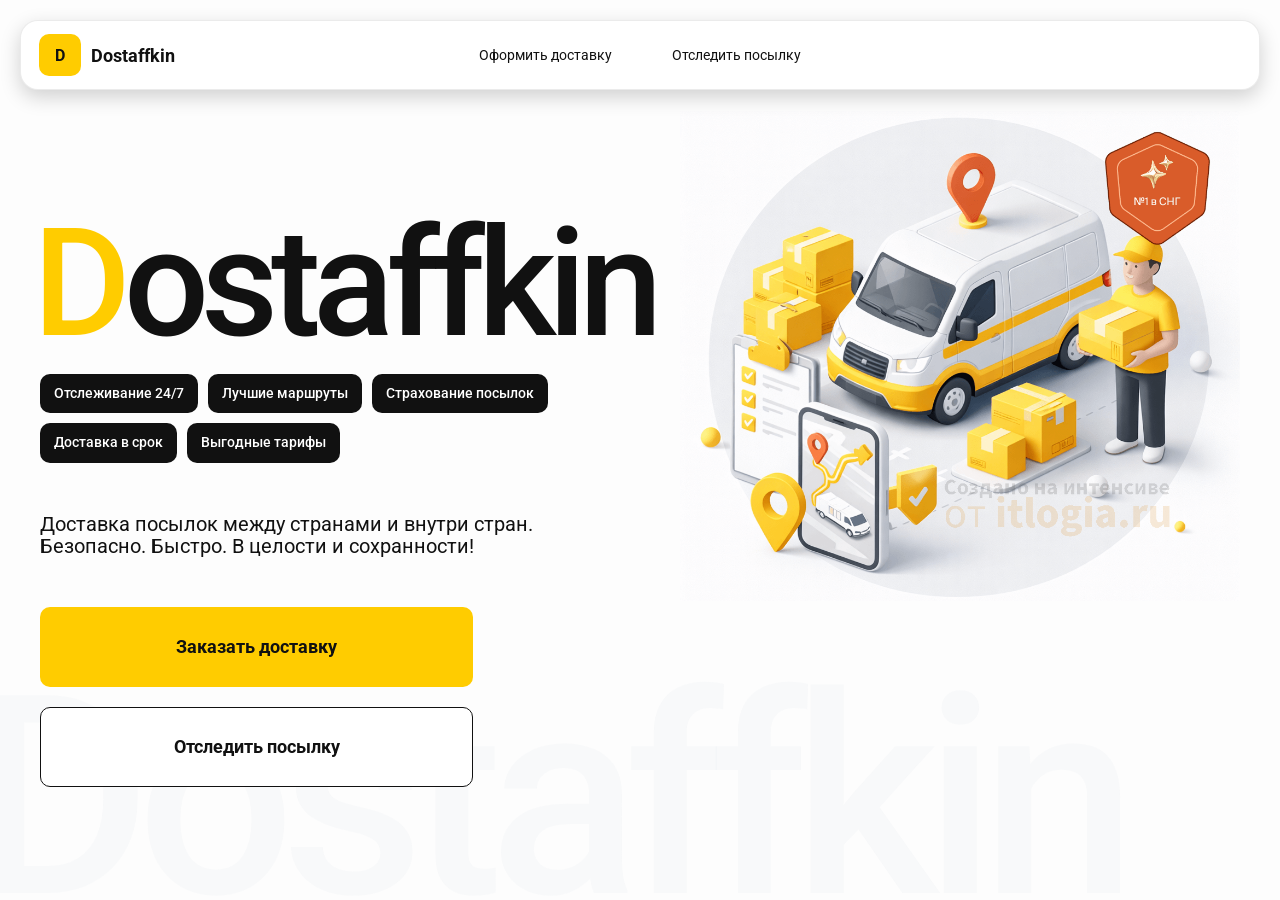
<file: index.html>
<!DOCTYPE html>
<html lang="ru">

<head>
    <meta charset="UTF-8">
    <meta name="viewport" content="width=device-width,initial-scale=1,maximum-scale=1,user-scalable=0"/>
    <title>Dostaffkin — Доставка посылок между странами и внутри стран. Безопасно. Быстро. В целости и сохранности!
    </title>
    <link rel="stylesheet" href="styles/base.css">
    <link rel="stylesheet" href="styles/base_adaptive.css">
    <link rel="stylesheet" href="styles/index.css">
    <link rel="stylesheet" href="styles/index_adaptive.css">
</head>

<body>
    <div class="container">
        <header class="header">
            <a href="#" class="header-brand">
                <div class="header-logo">D</div>
                <div class="header-title">Dostaffkin</div>
            </a>
            <nav class="header-menu">
                <a class="header-link" href="./order.html">Оформить <span>доставку</span></a>
                <a class="header-link" href="./track.html">Отследить <span>посылку</span></a>
            </nav>
        </header>

        <main class="main">
            <section class="main-info">
                <div class="main-title">
                    <span>D</span>ostaffkin
                </div>
                <div class="main-features">
                    <div class="main-feature">Отслеживание 24/7</div>
                    <div class="main-feature">Лучшие маршруты</div>
                    <div class="main-feature">Страхование посылок</div>
                    <div class="main-feature">Доставка в срок</div>
                    <div class="main-feature">Выгодные тарифы</div>
                </div>
                <div class="main-description">
                    Доставка посылок между странами и внутри стран.
                    Безопасно. Быстро. В целости и сохранности!
                </div>
                <div class="main-actions">
                    <a class="button" type="button" href="./order.html">Заказать доставку</a>
                    <a class="button button-white" type="button" href="./track.html">Отследить посылку</a>
                </div>
                <div class="main-title-ghost">Dostaffkin</div>
            </section>

            <section class="main-image">
                <img src="images/main-image.png" alt="Main image" />
            </section>
        </main>
    </div>
</body>
</html>
</file>
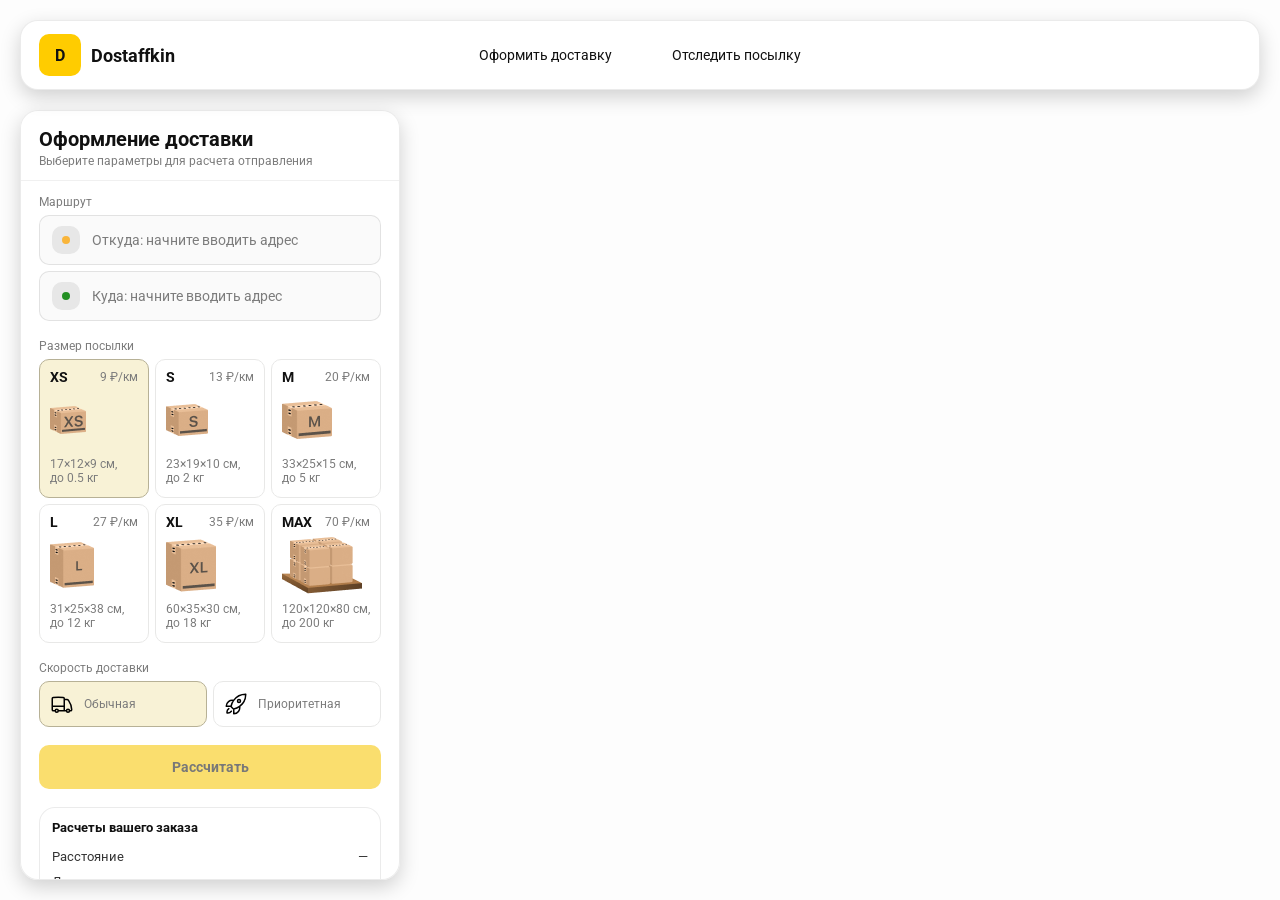
<file: order.html>
<!doctype html>
<html lang="ru">

<head>
    <meta charset="utf-8" />
    <meta name="viewport" content="width=device-width,initial-scale=1,maximum-scale=1,user-scalable=0" />
    <title>Оформление доставки</title>

    <link rel="stylesheet" href="styles/base.css" />
    <link rel="stylesheet" href="styles/base_adaptive.css" />

    <link rel="stylesheet" href="styles/order.css" />
    <link rel="stylesheet" href="styles/order_adaptive.css" />

    <script src="https://api-maps.yandex.ru/2.1/?lang=ru_RU&apikey=703556a5-c26e-462f-ab41-520feef45a96&suggest_apikey=901d8b6c-f09b-485c-85d7-8e056b25ab2f" type="text/javascript"></script>
</head>

<body>
    <div id="map"></div>

    <header class="header">
        <a href="./index.html" class="header-brand">
            <div class="header-logo">D</div>
            <div class="header-title">Dostaffkin</div>
        </a>
        <nav class="header-menu">
            <a class="header-link" href="#">Оформить <span>доставку</span></a>
            <a class="header-link" href="./track.html">Отследить <span>посылку</span></a>
        </nav>
    </header>

    <aside class="main" id="sidebar">

        <div class="main-header">
            <div class="main-title">Оформление доставки</div>
            <div class="main-text">Выберите параметры для расчета отправления</div>
        </div>

        <div class="main-content">
            <div class="main-route">
                <div class="main-block-title">Маршрут</div>
                <div class="main-fields">
                    <div class="main-field" id="fromField">
                        <div class="main-pin"></div>
                        <input id="from" placeholder="Откуда: начните вводить адрес" autocomplete="off" />
                        <div class="main-ac" id="fromAc" role="listbox" aria-label="Подсказки адресов"></div>
                    </div>

                    <div class="main-field" id="toField">
                        <div class="main-pin"></div>
                        <input id="to" placeholder="Куда: начните вводить адрес" autocomplete="off" />
                        <div class="main-ac" id="toAc" role="listbox" aria-label="Подсказки адресов"></div>
                    </div>
                </div>
            </div>

            <div class="main-package">
                <div class="main-block-title">Размер посылки</div>

                <div class="main-sizes">
                    <div class="main-size-card is-active" data-value="xs">
                        <div class="main-size-top">
                            <div class="main-size-label">XS</div>
                            <div class="main-size-rate">9 ₽/км</div>
                        </div>
                        <div class="main-size-media">
                            <img src="images/sizes/xs.png" alt="Короб XS" />
                        </div>
                        <div class="main-size-description">17×12×9 см,<br>до 0.5 кг</div>
                    </div>

                    <div class="main-size-card" data-value="s">
                        <div class="main-size-top">
                            <div class="main-size-label">S</div>
                            <div class="main-size-rate">13 ₽/км</div>
                        </div>
                        <div class="main-size-media">
                            <img src="images/sizes/s.png" alt="Короб S" />
                        </div>
                        <div class="main-size-description">23×19×10 см,<br>до 2 кг</div>
                    </div>

                    <div class="main-size-card" data-value="m">
                        <div class="main-size-top">
                            <div class="main-size-label">M</div>
                            <div class="main-size-rate">20 ₽/км</div>
                        </div>
                        <div class="main-size-media">
                            <img src="images/sizes/m.png" alt="Короб M" />
                        </div>
                        <div class="main-size-description">33×25×15 см,<br>до 5 кг</div>
                    </div>

                    <div class="main-size-card" data-value="l">
                        <div class="main-size-top">
                            <div class="main-size-label">L</div>
                            <div class="main-size-rate">27 ₽/км</div>
                        </div>
                        <div class="main-size-media">
                            <img src="images/sizes/l.png" alt="Короб L" />
                        </div>
                        <div class="main-size-description">31×25×38 см,<br>до 12 кг</div>
                    </div>

                    <div class="main-size-card" data-value="xl">
                        <div class="main-size-top">
                            <div class="main-size-label">XL</div>
                            <div class="main-size-rate">35 ₽/км</div>
                        </div>
                        <div class="main-size-media">
                            <img src="images/sizes/xl.png" alt="Короб XL" />
                        </div>
                        <div class="main-size-description">60×35×30 см,<br>до 18 кг</div>
                    </div>

                    <div class="main-size-card" data-value="max">
                        <div class="main-size-top">
                            <div class="main-size-label">MAX</div>
                            <div class="main-size-rate">70 ₽/км</div>
                        </div>
                        <div class="main-size-media main-size-media-palleta">
                            <img src="images/sizes/max.png" alt="Паллета" />
                        </div>
                        <div class="main-size-description">120×120×80 см,<br>до 200 кг</div>
                    </div>
                </div>
            </div>

            <div class="main-speed">
                <div class="main-block-title">Скорость доставки</div>

                <div class="main-speeds">
                    <div class="main-speed-card is-active" data-value="regular">
                        <img class="main-speed-media" src="images/icons/regular.svg" alt="Regular" />
                        <div class="main-speed-description">Обычная</div>
                    </div>
                    <div class="main-speed-card" data-value="fast">
                        <img class="main-speed-media" src="images/icons/fast.svg" alt="Fast" />
                        <div class="main-speed-description">Приоритетная</div>
                    </div>

                </div>
            </div>

            <div class="main-calculate-block">
                <button id="calc" class="button calculate-button" type="button" disabled>Рассчитать</button>
            </div>

            <div class="main-result" id="result">
                <div class="main-result-title">Расчеты вашего заказа</div>
                <div class="main-result-lines">
                    <div class="main-result-line"><span>Расстояние</span><span id="distanceValue">—</span></div>
                    <div class="main-result-line"><span>Доставим через</span><span id="durationValue">—</span></div>
                    <div class="main-result-line"><span>Тариф</span><span id="rateValue">—</span></div>
                </div>
                <div class="main-price">
                    <div class="main-price-label">Итого</div>
                    <div class="main-price-value" id="totalValue">—</div>
                </div>
            </div>

            <div class="main-order-box">
                <div class="main-order-form" id="orderForm">
                    <div class="main-order-title">Оформление доставки</div>
                    <div class="main-block-info-row">
                        <div class="main-block-title">Контакты</div>
                        <div class="order-fields">
                            <div class="main-field">
                                <input id="customerName" placeholder="Ваше имя" autocomplete="off" />
                            </div>
                            <div class="main-field">
                                <input id="customerPhone" placeholder="Ваш телефон" autocomplete="off"
                                    inputmode="tel" />
                            </div>
                        </div>
                    </div>
                    <div class="main-block-info-row extra-info">
                        <div class="main-block-title">Дополнительная информация</div>
                        <div class="main-field textarea">
                            <textarea id="comment" placeholder="Детали доставки и комментарии"></textarea>
                        </div>
                    </div>
                    <button id="submit" class="button main-submit-request" type="button" disabled>Отправить
                        заявку
                    </button>
                </div>

                <div class="main-order-success" id="orderSuccess">
                    <div class="main-success-icon">✓</div>
                    <div class="main-success-title">Заявка отправлена!</div>
                    <div class="main-success-title">Номер отправления – <span id="orderId"></span></div>
                    <div class="main-success-subtitle">Мы скоро свяжемся с вами</div>
                </div>
            </div>
        </div>
    </aside>

    <script src="scripts/order.js"></script>
</body>

</html>
</file>
<file: styles/base.css>
*, *::before, *::after {
    box-sizing: border-box;
}

a {
    text-decoration: none;
    color: inherit;
}


@font-face {
    font-family: 'Roboto';
    src: url('../fonts/Roboto-Regular.ttf');
    font-weight: normal;
}

@font-face {
    font-family: 'Roboto';
    src: url('../fonts/Roboto-Bold.ttf');
    font-weight: bold;
}

@font-face {
    font-family: 'Roboto';
    src: url('../fonts/Roboto-Medium.ttf');
    font-weight: 500;
}

html, body {
    margin: 0;
    color: #111111;
    font-family: 'Roboto', sans-serif;
}

body {
    background: #FDFDFD;
}

.header {
    border-radius: 18px;
    box-shadow: 0 7px 20px #0000002E;
    backdrop-filter: blur(10px);
    background: #ffffff;
    left: 20px;
    border: 1px solid rgba(0, 0, 0, 0.08);
    position: fixed;
    right: 20px;
    top: 20px;
    padding: 14px 18px;
    height: 70px;
    display: flex;
    align-items: center;
    z-index: 6;
}

.header-brand {
    display: flex;
    flex-direction: row;
    align-items: center;
    text-decoration: none;
    color: #111;
    gap: 10px;
}

.header-logo {
    width: 42px;
    height: 42px;
    border-radius: 10px;
    background: #FFCC00;
    display: grid;
    place-items: center;
    font-weight: bold;
    color: #111;
}

.header-title {
    font-size: 18px;
    font-weight: bold;
    color: #111111;
    text-decoration: none;
    margin: 0;
    padding: 0;
}


.header-menu {
    display: flex;
    align-items: center;
    gap: 60px;
    margin: 0;
    position: absolute;
    left: 50%;
    transform: translateX(-50%);
}

.header-link {
    font-size: 14px;
    color: #111111;
    text-decoration: none;
}

.button {
    border: 0;
    outline: none;
    height: 44px;
    border-radius: 10px;
    font-size: 14px;
    font-weight: bold;
    cursor: pointer;
    font-family: inherit;
    transition: transform .08s ease, opacity .12s ease;
    background: #ffcc00;
    color: #111111;
    text-align: center;
    text-decoration: none;
}

.button:hover {
    background-color: #E5BC19;
}

.button:disabled {
    cursor: not-allowed;
    background-color: #FADE6E;
    color: #787878;
    transform: none;
}

.button.button-white {
    background: #ffffff;
    border: 1px solid #111111;
}

.button.button-white:hover {
    background: rgb(241 241 241);
}

.main-field {
    display: flex;
    align-items: center;
    margin-top: 6px;
    gap: 10px;
    border: 1px solid #1111111A;
    background: #FAFAFA;
    border-radius: 10px;
    padding: 10px 12px;
    position: relative;
    box-sizing: border-box;
    height: 50px;
}

.main-field.textarea {
    height: auto;
}

.main-pin {
    width: 28px;
    height: 28px;
    border-radius: 10px;
    background: rgba(17, 17, 17, 0.08);
    display: grid;
    place-items: center;
    flex: 0 0 auto;
    position: relative;
}

.main-pin::before {
    content: "";
    width: 8px;
    height: 8px;
    border-radius: 999px;
    background: orange;
    opacity: .75;
    display: block;
}

.main-field:last-child .main-pin::before {
    background: green;
    opacity: .85;
}

input, textarea {
    width: 100%;
    border: 0;
    outline: none;
    background: transparent;
    font-size: 14px;
    color: #111111;
    font-family: inherit;
}

textarea {
    resize: vertical;
    min-height: 72px;
    padding: 2px 0;
}

input::placeholder, textarea::placeholder {
    color: #7C7C7C;
}

.main-field:focus-within {
    border-color: rgba(0, 0, 0, 0.20);
    box-shadow: 0 0 0 4px rgba(255, 204, 0, 0.35);
    background: rgba(255, 255, 255, 0.75);
}
</file>
<file: styles/base_adaptive.css>
@media (max-width: 767px) {
    .header {
        left: 10px;
        right: 10px;
        top: 10px;
    }

    .header-link span {
        display: none;
    }

    .header-menu {
        gap: 20px;
        justify-content: flex-start;
        margin: 0 0 0 30px;
        position: static;
        transform: none;
    }
}

@media (max-width: 420px) {
    .header-title {
        display: none;
    }
}

@media (max-width: 374px) {
    .header-menu {
        gap: 10px;
        margin: 0 0 0 10px;
    }
}
</file>
<file: styles/index.css>
.container {
    overflow: hidden;
    min-height: 100vh;
}

.main {
    padding: 111px 40px 40px;
    position: relative;
    display: flex;
}

.main-info {
    max-width: 840px;
    width: 100%;
    position: relative;
}

.main-title {
    margin-top: 98px;
    font-weight: 500;
    font-size: 200px;
    line-height: 1;
    letter-spacing: -0.05em;
    color: #111111;
    left: -15px;
    position: relative;
}

.main-title span {
    color: #ffcc00;
}

.main-features {
    margin-top: 15px;
    display: flex;
    flex-wrap: wrap;
    gap: 10px;
}

.main-feature {
    background: #111111;
    color: #ffffff;
    padding: 12px 14px;
    font-weight: 500;
    font-size: 14px;
    line-height: 1.1;
    border-radius: 10px;
}

.main-description {
    margin-top: 50px;
    max-width: 500px;
    font-size: 20px;
    line-height: 1.1;
    color: #111111;
}

.main-actions {
    margin-top: 50px;
    display: flex;
    flex-direction: column;
    gap: 20px;
}

.main-actions .button {
    height: 80px;
    width: 433px;
    font-size: 18px;
    font-weight: bold;
    place-items: center;
    display: grid;
}

.main-title-ghost {
    position: absolute;
    z-index: -1;
    left: -70px;
    bottom: -150px;
    font-weight: 500;
    font-size: 278px;
    line-height: 1;
    letter-spacing: -0.05em;
    color: #ECEDF04D;
}

.main-image {
    width: 1024px;
    top: 100px;
    z-index: -2;
}

.main-image img {
    width: 100%;
    max-width: 1024px;
    height: auto;
    display: block;
}
</file>
<file: styles/index_adaptive.css>
@media (max-width: 1760px) {
    .main-title {
        font-size: 150px;
        left: -7px;
    }

    .main-info {
        max-width: 640px;
    }
}

@media (max-width: 1200px) {
    .main-info {
        max-width: 540px;
    }

    .main {
        padding: 111px 20px 20px;
    }

    .main-title {
        font-size: 120px;
        left: -4px;
    }

    .main-title-ghost {
        font-size: 220px;
    }
}

@media (max-width: 1024px) {
    .main-title {
        margin-top: 30px;
    }

    .main {
        flex-direction: column-reverse;
    }

    .main-image {
        max-width: 350px;
        position: absolute;
        left: 370px;
        top: 370px;
    }

    .main-info {
        max-width: 100%;
    }

    .main-actions {
        gap: 10px;
    }

    .main-actions .button {
        height: 50px;
        font-size: 14px;
        width: auto;
        max-width: 300px;
    }

    .main-description {
        max-width: 350px;
    }
}

@media (max-width: 570px) {
    .main-title {
        font-size: 88px;
    }

    .main-description {
        max-width: 100%
    }

    .main-actions {
       width: 100%;
    }

    .main-actions .button {
        width: 100%;
        max-width: 100%
    }

    .main-image {
        max-width: 650px;
        position: absolute;
        left: 170px;
        top: 70px;
        opacity: 0.2;
    }
}

@media (max-width: 400px) {
    .main-title {
        font-size: 70px;
    }
}
</file>
<file: styles/order.css>
#map {
    position: fixed;
    inset: 0;
}

.main {
    border-radius: 18px;
    box-shadow: 0 7px 20px 0 #0000002E;
    backdrop-filter: blur(10px);
    background: rgba(255, 255, 255, 0.96);
    left: 20px;
    border: 1px solid rgba(0, 0, 0, 0.08);
    position: fixed;
    top: 110px;
    bottom: 20px;
    width: 380px;
    display: flex;
    flex-direction: column;
    overflow: hidden;
    z-index: 5;
}

.main-header {
    padding: 18px 18px 12px 18px;
    border-bottom: 1px solid rgba(0, 0, 0, 0.06);
    display: flex;
    flex-direction: column;
}

.main-title {
    font-size: 20px;
    line-height: 100%;
    font-weight: bold;
}

.main-text {
    font-size: 12px;
    margin-top: 5px;
    color: #7C7C7C;
}

.main-content {
    padding: 14px 18px 18px 18px;
    overflow: auto;
    scrollbar-width: none;
    display: flex;
    flex-direction: column;
    gap: 18px;
    flex: 1;
}

.main-block-title {
    font-size: 12px;
    color: #7C7C7C;
}

.main-route .main-block-title,
.main-package .main-block-title {
    margin-bottom: 6px;
}

.main-sizes {
    display: grid;
    gap: 6px;
    grid-template-columns: repeat(3, 1fr);
}

.main-size-card {
    border: 1px solid #E8E8E7;
    background: #FFFFFF;
    border-radius: 10px;
    padding: 10px;
    cursor: pointer;
    user-select: none;
    transition: transform .08s ease, border-color .12s ease, background .12s ease;
    min-height: 139px;
}

.main-size-card:hover {
    transform: translateY(-1px);
}

.main-size-card.is-active {
    background-color: #F8F2D6;
    border-color: #B7B196;
}

.main-size-top {
    display: flex;
    align-items: center;
    justify-content: space-between;
}

.main-size-label {
    font-weight: bold;
    font-size: 14px;
    color: #111111;
    line-height: 100%;
}

.main-size-rate {
    font-size: 12px;
    color: #7C7C7C;
    line-height: 100%;
}

.main-size-media {
    margin-top: 8px;
    height: 57px;
}

.main-size-description {
    margin-top: 8px;
    font-size: 12px;
    color: #7C7C7C;
    line-height: 1.2;
}

.calculate-button {
    width: 100%;
}

.main-result {
    border: 1px solid rgba(0, 0, 0, 0.08);
    background: rgba(255, 255, 255, 0.75);
    border-radius: 16px;
    padding: 12px;
    line-height: 1.25;
}

.main-result-title {
    font-weight: bold;
    font-size: 13px;
    color: #111111;
    margin-bottom: 13px;
}

.main-result-lines {
    gap: 8px;
    display: flex;
    flex-direction: column;
}

.main-result-line {
    font-size: 13px;
    color: rgba(17, 17, 17, 0.85);
    display: flex;
    justify-content: space-between;
}

.main-price {
    margin-top: 18px;
    padding-top: 10px;
    border-top: 1px dashed rgba(0, 0, 0, 0.12);
    display: flex;
    align-items: baseline;
    justify-content: space-between;
}

.main-price-label {
    font-size: 12px;
    color: rgba(17, 17, 17, 0.55);
}

.main-price-value {
    font-size: 20px;
    font-weight: bold;
    color: #111111;
    letter-spacing: -0.3px;
}

.main-order-box {
    background: #ffffff;
    border: 1px solid #E8E8E7;
    border-radius: 10px;
    padding: 12px;
}

.main-order-title {
    margin-bottom: 8px;
    font-weight: bold;
    font-size: 14px;
    color: #111111;
}

.main-block-info {
    display: flex;
    flex-direction: column;
    gap: 6px;
}

.order-fields {
    display: grid;
    grid-template-columns: 1fr 1fr;
    column-gap: 10px;
    margin-top: 6px;
}

.main-block-info-row.extra-info {
    display: block;
    margin-top: 13px;
}

.main-submit-request {
    width: 100%;
    margin-top: 6px;
}

.main-order-success {
    display: none;
    text-align: center;
    padding: 22px 12px;
    gap: 12px;
}

.main-order-success.is-visible {
    display: flex;
    flex-direction: column;
    align-items: center;
}

.main-success-icon {
    width: 56px;
    height: 56px;
    border-radius: 50%;
    background: #16a34a;
    color: #ffffff;
    display: grid;
    place-items: center;
    font-size: 30px;
}

.main-success-title {
    font-size: 14px;
    font-weight: bold;
    color: #111111;
}

.main-success-subtitle {
    font-size: 12px;
    color: rgba(17, 17, 17, 0.55);
    line-height: 1.3;
}

.main-speed .main-block-title {
    margin-bottom: 6px;
}

.main-speeds {
    display: grid;
    gap: 6px;
    grid-template-columns: repeat(2, 1fr);
}

.main-speed-card {
    border: 1px solid #E8E8E7;
    background: #FFFFFF;
    border-radius: 10px;
    padding: 10px;
    cursor: pointer;
    user-select: none;
    transition: transform .08s ease, border-color .12s ease, background .12s ease;
    display: flex;
    align-items: center;
    gap: 10px;
}

.main-speed-card:hover {
    transform: translateY(-1px);
}

.main-speed-card.is-active {
    background-color: #F8F2D6;
    border-color: #B7B196;
}

.main-speed-description {
    font-size: 12px;
    color: #7C7C7C;
    line-height: 1.2;
}
</file>
<file: styles/order_adaptive.css>
@media (max-width: 767px) {
    .main {
        left: 10px;
        right: 10px;
        top: 50%;
        bottom: 12px;
        width: auto;
        max-width: none;
    }
}

@media (max-width: 420px) {
    .main-sizes {
        grid-template-columns: repeat(2, 1fr);
    }
}
</file>
